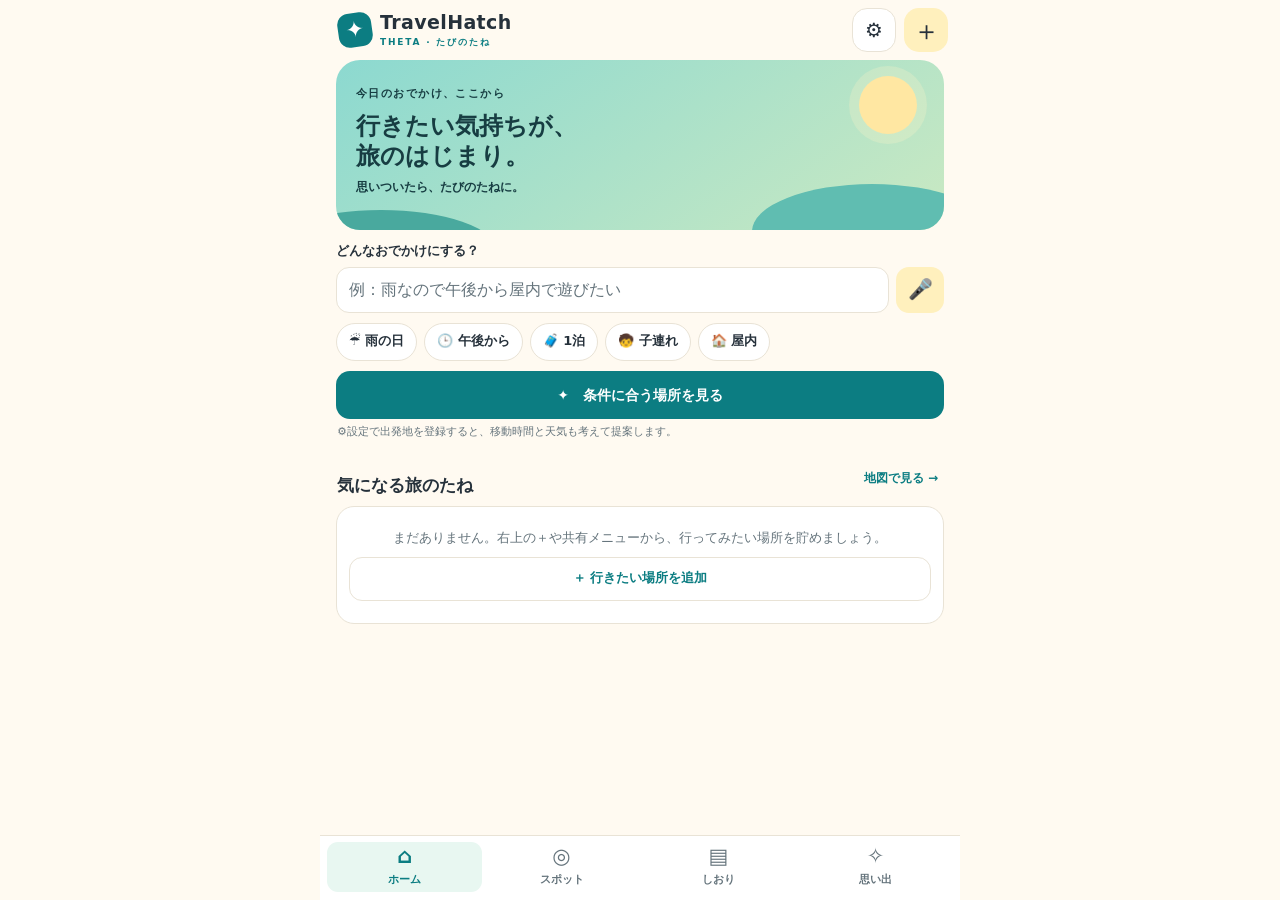
<file: source/app/src/main/assets/www/index.html>
<!doctype html>
<html lang="ja">
<head>
<meta charset="utf-8">
<meta name="viewport" content="width=device-width,initial-scale=1,viewport-fit=cover">
<meta name="color-scheme" content="light dark">
<title>TravelHatch</title>
<link rel="stylesheet" href="vendor/leaflet/leaflet.css">
<link rel="stylesheet" href="vendor/markercluster/MarkerCluster.css">
<link rel="stylesheet" href="vendor/markercluster/MarkerCluster.Default.css">
<link rel="stylesheet" href="styles.css">
</head>
<body>
<div class="app">
  <header class="header">
    <div class="brand"><span class="logo" aria-hidden="true">✦</span><span>TravelHatch<small>THETA · たびのたね</small></span></div>
    <button class="icon-btn active" type="button" data-action="settings" aria-label="設定">⚙</button>
    <button class="add-btn active" type="button" data-action="add-menu" aria-label="追加">＋</button>
  </header>
  <main class="main" id="main" aria-live="polite"></main>
  <nav class="nav" aria-label="アプリの画面">
    <button type="button" data-screen="home"><span aria-hidden="true">⌂</span>ホーム</button>
    <button type="button" data-screen="spots"><span aria-hidden="true">◎</span>スポット</button>
    <button type="button" data-screen="plans"><span aria-hidden="true">▤</span>しおり</button>
    <button type="button" data-screen="history"><span aria-hidden="true">✧</span>思い出</button>
  </nav>
</div>
<div class="modal" id="modal" hidden>
  <div class="sheet" role="dialog" aria-modal="true" aria-labelledby="sheet-title">
    <div class="sheet-top"><h2 id="sheet-title"></h2><button class="close" type="button" data-action="close" aria-label="閉じる">×</button></div>
    <div class="sheet-body" id="sheet-body"></div>
    <div class="sheet-foot" id="sheet-foot"></div>
  </div>
</div>
<div class="toast" id="toast" role="status" hidden></div>
<script src="vendor/leaflet/leaflet.js"></script>
<script src="vendor/markercluster/leaflet.markercluster.js"></script>
<script src="js/core.js"></script>
<script src="js/native.js"></script>
<script src="js/app.js"></script>
</body>
</html>
</file>
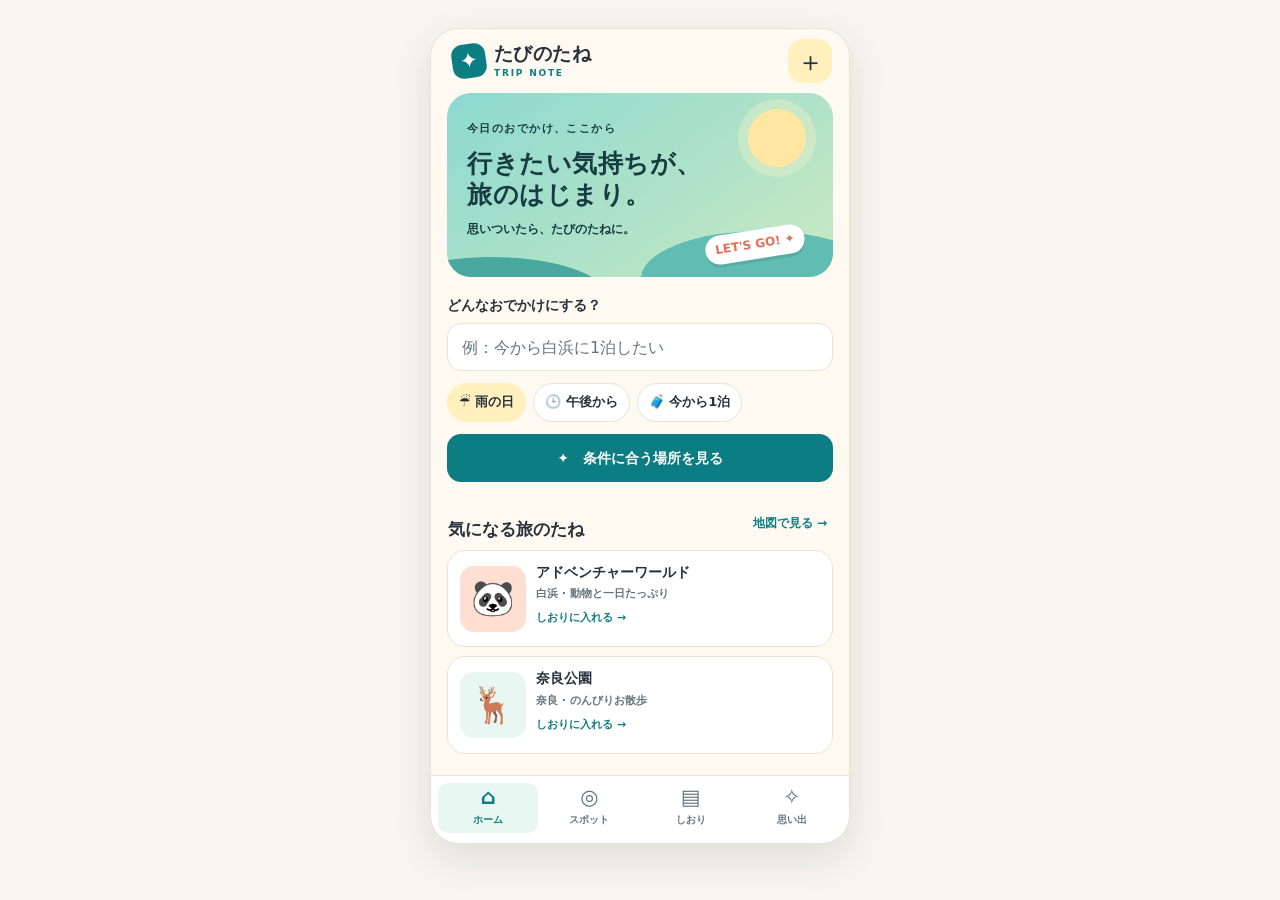
<file: docs/handoff/mockup/tabi-no-tane-portable.html>
<!doctype html>
<html lang="ja">
<head>
<meta charset="utf-8">
<meta name="viewport" content="width=device-width,initial-scale=1">
<title>たびのたね — 旅行アプリ モックアップ</title>
<style>body{margin:0;padding:16px 8px;background:#f7f5ee}@media(prefers-color-scheme:dark){body{background:#141a1c}}</style>
</head>
<body>
<div id="travel-mockup" class="viz-dotted-background">
  <div class="tm-phone">
    <header class="tm-header">
      <div class="tm-brand"><span class="tm-logo" aria-hidden="true">✦</span><span>たびのたね<small>TRIP NOTE</small></span></div>
      <button class="tm-add cursor-interaction" type="button" data-action="add" aria-label="行きたい場所や思い出を追加">＋</button>
    </header>
    <main class="tm-main" aria-live="polite"></main>
    <nav class="tm-nav" aria-label="アプリの画面">
      <button class="cursor-interaction" type="button" data-screen="home"><span aria-hidden="true">⌂</span>ホーム</button>
      <button class="cursor-interaction" type="button" data-screen="wish"><span aria-hidden="true">◎</span>スポット</button>
      <button class="cursor-interaction" type="button" data-screen="plan"><span aria-hidden="true">▤</span>しおり</button>
      <button class="cursor-interaction" type="button" data-screen="history"><span aria-hidden="true">✧</span>思い出</button>
    </nav>
    <div class="tm-modal" hidden>
      <div class="tm-dialog" role="dialog" aria-modal="true" aria-labelledby="tm-modal-title">
        <div class="tm-dialog-top"><span class="tm-dialog-icon">✦</span><button class="tm-close cursor-interaction" type="button" data-action="close" aria-label="閉じる">×</button></div>
        <h2 id="tm-modal-title">行きたい！を追加</h2>
        <p>場所の名前や気になった記事のURLを入れてね。</p>
        <label for="tm-place">場所・メモ</label>
        <input id="tm-place" type="text" placeholder="例：白浜でパンダを見たい" autocomplete="off"><label for="tm-region" style="margin-top:13px">地図に置く地域</label><select id="tm-region"><option value="大阪">大阪</option><option value="和歌山">和歌山</option><option value="奈良">奈良</option><option value="神戸">神戸</option></select>
        <p class="tm-modal-error" role="alert" hidden>場所を入力してください。</p>
        <button class="tm-primary cursor-interaction" type="button" data-action="save-place">行きたいリストに入れる　→</button>
      </div>
    </div>
  </div>
</div>
<style>
#travel-mockup{display:flex;justify-content:center;padding:12px 2px 24px;color-scheme:light dark}
#travel-mockup *{box-sizing:border-box}
#travel-mockup .tm-phone{--tm-bg:light-dark(#fffaf1,#1c2327);--tm-paper:light-dark(#ffffff,#29333a);--tm-text:light-dark(#26313b,#f6f0e6);--tm-soft:light-dark(#65747c,#b9c5c9);--tm-line:light-dark(#e9e3d6,#465159);--tm-teal:light-dark(#0c7d82,#62c9c5);--tm-teal-ink:light-dark(#ffffff,#16282c);--tm-mint:light-dark(#e8f7f1,#244240);--tm-yellow:light-dark(#fff0bd,#58482d);--tm-coral:light-dark(#e16e57,#ffa38e);--tm-blue:light-dark(#d9eefa,#254456);--tm-shadow:light-dark(rgba(38,54,53,.12),rgba(0,0,0,.28));position:relative;width:min(100%,420px);min-width:0;background:var(--tm-bg);color:var(--tm-text);border:1px solid var(--tm-line);border-radius:29px;overflow:hidden;box-shadow:0 14px 38px var(--tm-shadow);font-family:system-ui,-apple-system,"Noto Sans JP",sans-serif;line-height:1.45}
#travel-mockup button,#travel-mockup input,#travel-mockup textarea{font:inherit}
#travel-mockup button{border:0;cursor:pointer}
#travel-mockup button:focus-visible,#travel-mockup input:focus-visible,#travel-mockup textarea:focus-visible{outline:3px solid var(--tm-coral);outline-offset:2px}
#travel-mockup .tm-header{height:64px;padding:10px 17px 10px 21px;display:flex;align-items:center;justify-content:space-between;background:var(--tm-bg)}
#travel-mockup .tm-brand{display:flex;gap:8px;align-items:center;font-size:19px;font-weight:800;letter-spacing:.02em;line-height:1.05}
#travel-mockup .tm-brand small{display:block;font-size:9px;font-weight:800;letter-spacing:.2em;color:var(--tm-teal);margin-top:5px}
#travel-mockup .tm-logo{width:34px;height:34px;border-radius:11px;background:var(--tm-teal);color:var(--tm-teal-ink);display:grid;place-items:center;font-size:22px;transform:rotate(-8deg)}
#travel-mockup .tm-add{width:44px;height:44px;border-radius:15px;background:var(--tm-yellow);color:var(--tm-text);font-size:27px;line-height:1}
#travel-mockup .tm-main{min-height:470px;padding:0 16px 21px}
#travel-mockup .tm-main h1,#travel-mockup .tm-main h2,#travel-mockup .tm-main h3,#travel-mockup .tm-dialog h2{margin:0;line-height:1.25}
#travel-mockup .tm-eyebrow{font-size:11px;letter-spacing:.13em;color:var(--tm-teal);font-weight:800}
#travel-mockup .tm-hero{position:relative;min-height:184px;border-radius:24px;overflow:hidden;background:linear-gradient(145deg,light-dark(#8cd9d0,#216d70),light-dark(#cae9c2,#41716c));padding:22px 20px;color:light-dark(#173d42,#f5fff9)}
#travel-mockup .tm-hero h1{position:relative;z-index:2;font-size:25px;font-weight:850;letter-spacing:.02em;margin-top:10px}
#travel-mockup .tm-hero p{position:relative;z-index:2;margin:10px 0 0;font-size:12px;font-weight:700}
#travel-mockup .tm-hero .tm-sun{position:absolute;right:27px;top:16px;width:58px;height:58px;border-radius:50%;background:light-dark(#ffe7a2,#e8b768);box-shadow:0 0 0 10px light-dark(rgba(255,243,200,.32),rgba(255,224,144,.13))}
#travel-mockup .tm-hero .tm-hill-a,#travel-mockup .tm-hero .tm-hill-b{position:absolute;border-radius:50%}
#travel-mockup .tm-hero .tm-hill-a{width:240px;height:95px;right:-48px;bottom:-49px;background:light-dark(#60bdb1,#235d5c)}
#travel-mockup .tm-hero .tm-hill-b{width:230px;height:80px;left:-70px;bottom:-60px;background:light-dark(#49a99e,#205351)}
#travel-mockup .tm-hero .tm-stamp{position:absolute;right:28px;bottom:18px;z-index:3;background:var(--tm-paper);color:var(--tm-coral);border-radius:999px;padding:6px 10px;font-size:12px;font-weight:800;transform:rotate(-9deg);box-shadow:0 3px 0 var(--tm-shadow)}
#travel-mockup .tm-query{padding:18px 0 2px}
#travel-mockup .tm-query label,#travel-mockup .tm-dialog label{display:block;font-size:14px;font-weight:800;margin-bottom:8px}
#travel-mockup .tm-query input,#travel-mockup .tm-dialog input,#travel-mockup .tm-history-search{width:100%;height:48px;border:1px solid var(--tm-line);border-radius:14px;padding:0 14px;background:var(--tm-paper);color:var(--tm-text);font-size:16px}
#travel-mockup input::placeholder{color:var(--tm-soft);opacity:1}
#travel-mockup .tm-chips{display:flex;flex-wrap:wrap;gap:7px;margin:12px 0}
#travel-mockup .tm-chip{min-height:39px;padding:7px 11px;border-radius:999px;background:var(--tm-paper);border:1px solid var(--tm-line);color:var(--tm-text);font-size:13px;font-weight:700}
#travel-mockup .tm-chip[aria-pressed="true"]{background:var(--tm-yellow);border-color:var(--tm-yellow)}
#travel-mockup .tm-primary{width:100%;min-height:48px;border-radius:14px;background:var(--tm-teal);color:var(--tm-teal-ink);font-size:14px;font-weight:800;padding:10px 14px}
#travel-mockup .tm-primary:active,#travel-mockup .tm-add:active,#travel-mockup .tm-chip:active{transform:translateY(1px)}
#travel-mockup .tm-section-head{display:flex;justify-content:space-between;align-items:end;gap:10px;margin:22px 1px 10px}
#travel-mockup .tm-section-head h2{font-size:17px;font-weight:800}
#travel-mockup .tm-text-link{background:transparent;color:var(--tm-teal);font-size:12px;font-weight:800;min-height:34px;padding:5px}
#travel-mockup .tm-list{display:grid;gap:9px}
#travel-mockup .tm-place-card,#travel-mockup .tm-suggest-card,#travel-mockup .tm-plan-card,#travel-mockup .tm-log-card{background:var(--tm-paper);border:1px solid var(--tm-line);border-radius:18px;padding:12px}
#travel-mockup .tm-place-card{display:grid;grid-template-columns:66px minmax(0,1fr);gap:10px;align-items:center}
#travel-mockup .tm-art{height:66px;width:66px;display:grid;place-items:center;border-radius:14px;font-size:35px;background:var(--tm-blue)}
#travel-mockup .tm-art.peach{background:light-dark(#ffdfd1,#604139)}
#travel-mockup .tm-art.mint{background:var(--tm-mint)}
#travel-mockup .tm-art.yellow{background:var(--tm-yellow)}
#travel-mockup .tm-card-title{font-size:14px;font-weight:800;line-height:1.3;overflow-wrap:anywhere}
#travel-mockup .tm-card-meta{font-size:11px;color:var(--tm-soft);font-weight:700;margin-top:5px}
#travel-mockup .tm-card-action{display:inline-block;background:transparent;color:var(--tm-teal);font-size:11px;font-weight:800;min-height:32px;padding:3px 0;text-align:left}
#travel-mockup .tm-suggest-card{margin-top:14px;padding:15px;background:var(--tm-yellow);border-color:transparent}
#travel-mockup .tm-suggest-card .tm-result-icon{font-size:32px;float:right;margin-left:10px}
#travel-mockup .tm-suggest-card h2{font-size:20px;margin:6px 0}
#travel-mockup .tm-suggest-card p{font-size:13px;line-height:1.55;margin:5px 0 12px}
#travel-mockup .tm-suggest-card .tm-primary{background:var(--tm-paper);color:var(--tm-text);min-height:42px}
#travel-mockup .tm-page-top{padding:10px 3px 6px}
#travel-mockup .tm-page-top h1{font-size:23px;margin:4px 0 5px}
#travel-mockup .tm-page-top p{color:var(--tm-soft);margin:0;font-size:12px}
#travel-mockup .tm-count{font-size:11px;font-weight:800;color:var(--tm-teal);margin:12px 2px 8px}
#travel-mockup .tm-wish-card{margin-bottom:10px}
#travel-mockup .tm-wish-card .tm-place-card{margin:0}
#travel-mockup .tm-plan-cover{border-radius:22px;padding:18px;background:linear-gradient(135deg,light-dark(#cee9ed,#2c5b61),light-dark(#fce8c0,#775e3b));position:relative;overflow:hidden;min-height:132px}
#travel-mockup .tm-plan-cover .tm-panda{position:absolute;right:10px;bottom:-10px;font-size:84px;transform:rotate(8deg)}
#travel-mockup .tm-plan-cover h2{font-size:21px;max-width:72%;position:relative;z-index:1;margin:8px 0}
#travel-mockup .tm-plan-cover p{position:relative;z-index:1;margin:0;font-size:12px;font-weight:750}
#travel-mockup .tm-day-tabs,#travel-mockup .tm-view-tabs{display:flex;gap:7px;margin:14px 0}
#travel-mockup .tm-day-tabs button,#travel-mockup .tm-view-tabs button{min-height:40px;border-radius:11px;padding:7px 15px;background:var(--tm-paper);color:var(--tm-text);font-size:13px;font-weight:800;border:1px solid var(--tm-line)}
#travel-mockup .tm-day-tabs button[aria-pressed="true"],#travel-mockup .tm-view-tabs button[aria-pressed="true"]{background:var(--tm-teal);color:var(--tm-teal-ink);border-color:var(--tm-teal)}
#travel-mockup .tm-timeline{padding:4px 0 5px 9px}
#travel-mockup .tm-stop{position:relative;padding:2px 3px 18px 24px;border-left:2px dashed var(--tm-line);margin-left:8px;min-height:64px}
#travel-mockup .tm-stop:last-child{border-left-color:transparent;padding-bottom:0}
#travel-mockup .tm-stop::before{content:'';position:absolute;left:-7px;top:7px;width:12px;height:12px;border-radius:50%;background:var(--tm-coral);border:2px solid var(--tm-paper)}
#travel-mockup .tm-stop strong{font-size:13px}
#travel-mockup .tm-stop p{font-size:12px;color:var(--tm-soft);margin:3px 0 0}
#travel-mockup .tm-note{border-radius:14px;background:var(--tm-mint);padding:11px 13px;font-size:12px;line-height:1.5;margin:4px 0 13px}
#travel-mockup .tm-outline{width:100%;min-height:44px;border-radius:13px;background:var(--tm-paper);border:1px solid var(--tm-line)!important;color:var(--tm-teal);font-weight:800;font-size:13px;margin-top:9px}
#travel-mockup .tm-history-search{margin:11px 0 3px}
#travel-mockup .tm-log-card{display:flex;align-items:center;gap:11px;margin:9px 0}
#travel-mockup .tm-log-icon{width:42px;height:42px;flex:none;display:grid;place-items:center;background:var(--tm-yellow);border-radius:13px;font-size:24px}
#travel-mockup .tm-log-card strong{font-size:14px;display:block}
#travel-mockup .tm-log-card span{font-size:11px;color:var(--tm-soft)}
#travel-mockup .tm-table{width:100%;border-collapse:collapse;font-size:12px;background:var(--tm-paper);border-radius:13px;overflow:hidden}
#travel-mockup .tm-table th,#travel-mockup .tm-table td{text-align:left;padding:11px 8px;border-bottom:1px solid var(--tm-line);overflow-wrap:anywhere}
#travel-mockup .tm-table th{font-size:11px;color:var(--tm-soft)}
#travel-mockup .tm-table tr:last-child td{border-bottom:0}
#travel-mockup .tm-map{height:300px;border-radius:18px;background:linear-gradient(150deg,light-dark(#e9f5e7,#30483f),light-dark(#e5f4ed,#35524d));position:relative;overflow:hidden;border:1px solid var(--tm-line)}
#travel-mockup .tm-map::before,#travel-mockup .tm-map::after{content:'';position:absolute;border-radius:48%;transform:rotate(-24deg)}
#travel-mockup .tm-map::before{width:430px;height:64px;left:-18px;top:98px;background:light-dark(#cbeaf0,#376a73);box-shadow:0 0 0 10px light-dark(#dcefdc,#375449)}
#travel-mockup .tm-map::after{width:330px;height:10px;left:16px;top:185px;background:light-dark(#fff8e9,#b3ab87);box-shadow:0 -70px 0 1px light-dark(#fff8e9,#b3ab87),0 60px 0 1px light-dark(#fff8e9,#b3ab87);transform:rotate(32deg)}
#travel-mockup .tm-map-label{position:absolute;font-size:11px;font-weight:850;color:light-dark(#376063,#bed8ce);z-index:1}
#travel-mockup .tm-map-label.osaka{left:37%;top:29%}
#travel-mockup .tm-map-label.kobe{left:14%;top:49%}
#travel-mockup .tm-map-label.shirahama{left:59%;top:77%}
#travel-mockup .tm-pin{position:absolute;z-index:3;width:38px;height:38px;border-radius:15px 15px 15px 3px;transform:rotate(-45deg);background:var(--tm-coral);color:light-dark(#fff,#2b2424);display:grid;place-items:center;box-shadow:0 3px 7px var(--tm-shadow);border:2px solid var(--tm-paper)!important}
#travel-mockup .tm-pin span{transform:rotate(45deg);font-size:17px}
#travel-mockup .tm-pin.one{top:37%;left:48%}
#travel-mockup .tm-pin.two{top:58%;left:19%}
#travel-mockup .tm-pin.three{top:72%;left:66%}
#travel-mockup .tm-map-note{font-size:11px;color:var(--tm-soft);margin:9px 1px}
#travel-mockup .tm-empty{padding:24px 12px;text-align:center;color:var(--tm-soft);font-size:13px}
#travel-mockup .tm-nav{display:grid;grid-template-columns:repeat(4,minmax(0,1fr));gap:1px;padding:7px 7px 10px;border-top:1px solid var(--tm-line);background:var(--tm-paper)}
#travel-mockup .tm-nav button{display:grid;gap:2px;place-items:center;min-width:0;min-height:50px;border-radius:11px;background:transparent;color:var(--tm-soft);font-size:10px;font-weight:800;padding:3px 0}
#travel-mockup .tm-nav button span{font-size:21px;line-height:1}
#travel-mockup .tm-nav button[aria-current="page"]{background:var(--tm-mint);color:var(--tm-teal)}
#travel-mockup .tm-modal[hidden],#travel-mockup .tm-modal-error[hidden]{display:none!important}
#travel-mockup .tm-modal{position:absolute;inset:0;z-index:20;background:light-dark(rgba(29,44,43,.52),rgba(0,0,0,.65));padding:90px 15px 20px;display:flex;align-items:flex-start;justify-content:center}
#travel-mockup .tm-dialog{background:var(--tm-paper);border-radius:22px;padding:20px;width:100%;box-shadow:0 15px 38px var(--tm-shadow)}
#travel-mockup .tm-dialog-top{display:flex;justify-content:space-between;align-items:center;margin-bottom:9px}
#travel-mockup .tm-dialog-icon{background:var(--tm-yellow);border-radius:11px;display:grid;place-items:center;width:38px;height:38px;color:var(--tm-coral);font-size:22px}
#travel-mockup .tm-close{background:transparent;color:var(--tm-soft);font-size:27px;min-height:42px;min-width:42px}
#travel-mockup .tm-dialog h2{font-size:20px}
#travel-mockup .tm-dialog p{font-size:12px;color:var(--tm-soft);margin:8px 0 18px}
#travel-mockup .tm-dialog .tm-primary{margin-top:14px}
#travel-mockup .tm-dialog .tm-modal-error{color:var(--tm-coral);margin:5px 0 0}
#travel-mockup .tm-toast{margin-top:10px;padding:9px 11px;border-radius:10px;background:var(--tm-mint);font-size:12px;color:var(--tm-text);font-weight:700}
@media(max-width:360px){#travel-mockup{padding-inline:0}#travel-mockup .tm-phone{border-radius:20px}#travel-mockup .tm-main{padding-inline:12px}#travel-mockup .tm-hero h1{font-size:22px}}
@media(prefers-reduced-motion:no-preference){#travel-mockup button{transition:transform .12s ease,background-color .15s ease}}

#travel-mockup .tm-dialog select,#travel-mockup .tm-route-form input,#travel-mockup .tm-route-card input,#travel-mockup .tm-pack-add input{width:100%;min-height:46px;border:1px solid var(--tm-line);border-radius:12px;background:var(--tm-paper);color:var(--tm-text);font-size:16px;padding:9px 12px}
#travel-mockup .tm-spot-filters{margin:7px 0 12px}
#travel-mockup .tm-spot-filters .tm-chip{min-height:38px;font-size:12px}
#travel-mockup .tm-legend{display:flex;gap:12px;flex-wrap:wrap;margin:8px 2px 10px;font-size:11px;font-weight:750;color:var(--tm-soft)}
#travel-mockup .tm-legend span{display:inline-flex;align-items:center;gap:5px}
#travel-mockup .tm-dot{width:10px;height:10px;display:inline-block;border-radius:50%;background:var(--tm-coral)}
#travel-mockup .tm-dot.visited{background:var(--tm-teal)}
#travel-mockup .tm-dot.both{background:light-dark(#e4ac38,#e0bd75)}
#travel-mockup .tm-map-label.nara{left:76%;top:25%}
#travel-mockup .tm-map{height:330px}
#travel-mockup .tm-pin{margin-left:-18px;margin-top:-18px}
#travel-mockup .tm-pin.wish{background:var(--tm-coral)}
#travel-mockup .tm-pin.visited{background:var(--tm-teal)}
#travel-mockup .tm-pin.both{background:light-dark(#e4ac38,#e0bd75)}
#travel-mockup .tm-map-detail{margin-top:9px;background:var(--tm-paper);border:1px solid var(--tm-line);border-radius:14px;padding:10px 12px;display:grid;gap:3px}
#travel-mockup .tm-map-detail strong{font-size:13px}
#travel-mockup .tm-map-detail span,#travel-mockup .tm-spot-status{font-size:11px;color:var(--tm-soft)}
#travel-mockup .tm-spot-status{display:block;margin:4px 0 0 8px}
#travel-mockup .tm-plan-tabs{display:grid;grid-template-columns:repeat(3,minmax(0,1fr));gap:5px;margin:14px 0 8px}
#travel-mockup .tm-plan-tabs button{min-height:44px;border-radius:11px;padding:6px 4px;background:var(--tm-paper);color:var(--tm-text);border:1px solid var(--tm-line);font-size:12px;font-weight:800}
#travel-mockup .tm-plan-tabs button[aria-pressed="true"]{background:var(--tm-teal);color:var(--tm-teal-ink);border-color:var(--tm-teal)}
#travel-mockup .tm-route-card{background:var(--tm-paper);border:1px solid var(--tm-line);border-radius:17px;padding:15px;margin:12px 0}
#travel-mockup .tm-route-card strong{font-size:14px}
#travel-mockup .tm-route-card p{font-size:12px;color:var(--tm-soft);margin:9px 0}
#travel-mockup .tm-route-card label,#travel-mockup .tm-route-form label{font-size:12px;font-weight:800;display:block;margin:8px 0 5px}
#travel-mockup .tm-route-stops{display:grid;gap:8px;margin:12px 0;font-size:13px;font-weight:750}
#travel-mockup .tm-route-stops div{display:flex;gap:10px;align-items:center}
#travel-mockup .tm-route-stops b{width:16px;color:var(--tm-coral);text-align:center}
#travel-mockup .tm-route-edit{border:1px solid var(--tm-line);border-radius:14px;background:var(--tm-paper);padding:10px 13px}
#travel-mockup .tm-route-edit summary{font-size:13px;font-weight:800;color:var(--tm-teal);min-height:30px;padding-top:5px}
#travel-mockup .tm-route-form{padding:4px 0 5px}
#travel-mockup .tm-route-form .tm-primary{margin-top:14px}
#travel-mockup .tm-pack-count{font-size:12px;font-weight:800;color:var(--tm-teal)}
#travel-mockup .tm-pack-progress{height:8px;background:var(--tm-line);border-radius:999px;overflow:hidden;margin:11px 2px}
#travel-mockup .tm-pack-progress i{display:block;height:100%;background:var(--tm-teal);border-radius:999px}
#travel-mockup .tm-pack-list{display:grid;gap:8px;margin:14px 0}
#travel-mockup .tm-pack-row{min-height:48px;display:flex;gap:11px;align-items:center;padding:8px 12px;border:1px solid var(--tm-line);border-radius:13px;background:var(--tm-paper);font-size:13px;font-weight:750}
#travel-mockup .tm-pack-row input{width:19px;height:19px;accent-color:var(--tm-teal);flex:none}
#travel-mockup .tm-pack-row .done{text-decoration:line-through;color:var(--tm-soft)}
#travel-mockup .tm-pack-add{display:grid;grid-template-columns:minmax(0,1fr) 48px;gap:7px}
#travel-mockup .tm-pack-add button{border-radius:13px;background:var(--tm-yellow);color:var(--tm-text);font-size:26px}
</style>
<script>
(() => {
  const root=document.getElementById('travel-mockup');
  const main=root.querySelector('.tm-main');
  const modal=root.querySelector('.tm-modal');
  const state={screen:'home',condition:'rain',query:'',suggested:false,selected:'アドベンチャーワールド',day:1,planSection:'itinerary',transportMode:'transit',routeDir:'out',spotView:'map',spotFilter:'all',historyView:'list',historyQuery:'',toast:'',mapPick:'',places:[{name:'アドベンチャーワールド',icon:'🐼',tone:'peach',meta:'白浜 · 動物と一日たっぷり',region:'和歌山'},{name:'奈良公園',icon:'🦌',tone:'mint',meta:'奈良 · のんびりお散歩',region:'奈良'},{name:'海遊館',icon:'🐠',tone:'yellow',meta:'大阪 · 雨の日の候補',region:'大阪'}],visits:[{date:'2026.08',name:'海遊館',weather:'☔ 雨',icon:'🐠'},{date:'2026.05',name:'神戸どうぶつ王国',weather:'☀ 晴れ',icon:'🦜'},{date:'2025.12',name:'白浜',weather:'☁ くもり',icon:'🌊'}],routes:{out:{from:'大阪駅',via:'天王寺駅',to:'白浜駅',time:'14:00',memo:'路線・便・切符のメモ'},back:{from:'白浜駅',via:'天王寺駅',to:'大阪駅',time:'15:00',memo:'帰りの便を登録'}},carNote:'駐車場・休憩場所をメモ',pack:[{name:'チケット・予約確認',done:true},{name:'子どもの着替え',done:false},{name:'レインコート',done:false},{name:'おやつ・飲み物',done:true},{name:'充電器',done:false},{name:'保険証',done:false}]};
  const esc=(s)=>String(s).replace(/[&<>"']/g,c=>({'&':'&amp;','<':'&lt;','>':'&gt;','"':'&quot;',"'":'&#39;'}[c]));
  const button=(label,action,cls='tm-primary')=>`<button class="${cls} cursor-interaction" type="button" data-action="${action}">${label}</button>`;
  function placeCard(p,action='plan-place'){return `<div class="tm-place-card"><div class="tm-art ${p.tone}" aria-hidden="true">${p.icon}</div><div><div class="tm-card-title">${esc(p.name)}</div><div class="tm-card-meta">${esc(p.meta)}</div><button type="button" class="tm-card-action cursor-interaction" data-action="${action}" data-place="${esc(p.name)}">しおりに入れる →</button></div></div>`}
  function home(){const candidate=state.condition==='rain'?{name:'海遊館',icon:'🐠',reason:'雨の条件なら屋内の候補。以前の訪問記録も見ながら選べます。'}:state.condition==='overnight'?{name:'アドベンチャーワールド',icon:'🐼',reason:'1泊の行き先として保存済み。休憩を含む行程の下書きを作れます。'}:{name:'奈良公園',icon:'🦌',reason:'午後からのおでかけ候補。出発時刻に合わせて短めの行程を考えます。'};
    return `<div class="tm-hero"><span class="tm-eyebrow" style="color:inherit">今日のおでかけ、ここから</span><h1>行きたい気持ちが、<br>旅のはじまり。</h1><p>思いついたら、たびのたねに。</p><i class="tm-sun" aria-hidden="true"></i><i class="tm-hill-a" aria-hidden="true"></i><i class="tm-hill-b" aria-hidden="true"></i><span class="tm-stamp">LET'S GO! ✦</span></div><div class="tm-query"><label for="tm-query">どんなおでかけにする？</label><input id="tm-query" value="${esc(state.query)}" placeholder="例：今から白浜に1泊したい"><div class="tm-chips" aria-label="今日の条件"><button class="tm-chip cursor-interaction" type="button" data-condition="rain" aria-pressed="${state.condition==='rain'}">☔ 雨の日</button><button class="tm-chip cursor-interaction" type="button" data-condition="afternoon" aria-pressed="${state.condition==='afternoon'}">🕒 午後から</button><button class="tm-chip cursor-interaction" type="button" data-condition="overnight" aria-pressed="${state.condition==='overnight'}">🧳 今から1泊</button></div>${button('✦　条件に合う場所を見る','suggest')}</div>${state.suggested?`<div class="tm-suggest-card"><span class="tm-result-icon" aria-hidden="true">${candidate.icon}</span><span class="tm-eyebrow">サンプル提案</span><h2>${candidate.name}</h2><p>${candidate.reason}</p><button type="button" class="tm-primary cursor-interaction" data-action="suggest-plan" data-place="${candidate.name}">この場所でしおりを作る →</button></div>`:''}<div class="tm-section-head"><h2>気になる旅のたね</h2><button class="tm-text-link cursor-interaction" type="button" data-screen="wish">地図で見る →</button></div><div class="tm-list">${state.places.slice(0,2).map(p=>placeCard(p)).join('')}</div>`}
  function allSpots(){
    const byName=new Map();
    state.places.forEach(p=>byName.set(p.name,{...p,wish:true,visits:0}));
    state.visits.forEach(v=>{const p=byName.get(v.name)||{name:v.name,icon:v.icon,tone:'mint',meta:'訪問した場所',region:v.name.includes('神戸')?'神戸':v.name.includes('白浜')?'和歌山':'大阪',wish:false,visits:0};p.visits++;byName.set(v.name,p)});
    return [...byName.values()];
  }
  function status(p){return p.wish&&p.visits?'行きたい・行った':p.wish?'行きたい':'行った'}
  function position(p,i){const named={'アドベンチャーワールド':[67,70],'奈良公園':[76,34],'海遊館':[46,37],'神戸どうぶつ王国':[21,47],'白浜':[56,81]};if(named[p.name])return named[p.name];const regions={'大阪':[29,61],'和歌山':[31,72],'奈良':[78,55],'神戸':[17,71]};const base=regions[p.region]||[48,55];return [Math.min(82,base[0]+(i%3)*8),Math.min(82,base[1]+(i%3)*9)]}
  function mapPanel(items){return `<div class="tm-legend"><span><i class="tm-dot wish"></i>行きたい</span><span><i class="tm-dot visited"></i>行った</span><span><i class="tm-dot both"></i>両方</span></div><div class="tm-map" role="group" aria-label="スポットの配置イメージ"><span class="tm-map-label osaka">大阪</span><span class="tm-map-label kobe">神戸</span><span class="tm-map-label nara">奈良</span><span class="tm-map-label shirahama">白浜</span>${items.map((p,i)=>{const [x,y]=position(p,i);const kind=p.wish&&p.visits?'both':p.wish?'wish':'visited';return `<button class="tm-pin cursor-interaction ${kind}" style="left:${x}%;top:${y}%" type="button" data-map-pick="${esc(p.name)}" aria-label="${esc(p.name)}、${status(p)}"><span>${p.icon}</span></button>`}).join('')}</div>${state.mapPick?(()=>{const p=allSpots().find(x=>x.name===state.mapPick);return p?`<div class="tm-map-detail"><strong>${p.icon}　${esc(p.name)}</strong><span>${status(p)}</span><button type="button" class="tm-card-action cursor-interaction" data-action="plan-place" data-place="${esc(p.name)}">この場所でしおりを作る →</button></div>`:''})():''}<p class="tm-map-note">ピンの位置は画面案の例です。実際のアプリでは場所を確認して地図に表示します。</p>`}
  function wish(){const spots=allSpots();const filtered=spots.filter(p=>state.spotFilter==='all'||state.spotFilter==='wish'&&p.wish||state.spotFilter==='visited'&&p.visits);return `<div class="tm-page-top"><span class="tm-eyebrow">SPOT MAP ◎</span><h1>旅のスポット</h1><p>行きたい場所も、行った場所も、一枚に。</p></div><div class="tm-view-tabs" aria-label="スポットの表示"><button class="cursor-interaction" type="button" data-spot-view="map" aria-pressed="${state.spotView==='map'}">地図</button><button class="cursor-interaction" type="button" data-spot-view="list" aria-pressed="${state.spotView==='list'}">一覧</button></div><div class="tm-chips tm-spot-filters" aria-label="スポットの状態"><button class="tm-chip cursor-interaction" type="button" data-spot-filter="all" aria-pressed="${state.spotFilter==='all'}">すべて ${spots.length}</button><button class="tm-chip cursor-interaction" type="button" data-spot-filter="wish" aria-pressed="${state.spotFilter==='wish'}">♡ 行きたい</button><button class="tm-chip cursor-interaction" type="button" data-spot-filter="visited" aria-pressed="${state.spotFilter==='visited'}">✓ 行った</button></div>${state.spotView==='map'?mapPanel(filtered):`<div class="tm-list">${filtered.map(p=>`<div class="tm-wish-card">${placeCard(p)}<span class="tm-spot-status">${status(p)}</span></div>`).join('')}</div>`}<div style="margin-top:13px">${button('＋　スポットを追加','add','tm-outline')}</div>`}
  function itinerary(){const n=esc(state.selected);const day1=[['14:00','出発','おやつや休憩の時間も確保'],['16:30','到着・チェックイン','宿泊先はこれから選択'],['18:00','夕食','近くでゆったり']];const day2=[['09:30',n,'営業時間・チケットは要確認'],['12:30','昼食とひと休み','子どものペースで'],['15:00','帰路へ','混雑や天候に合わせて調整']];const entries=state.day===1?day1:day2;return `<div class="tm-day-tabs" aria-label="旅の日程"><button class="cursor-interaction" type="button" data-day="1" aria-pressed="${state.day===1}">1日目</button><button class="cursor-interaction" type="button" data-day="2" aria-pressed="${state.day===2}">2日目</button></div><div class="tm-timeline">${entries.map(e=>`<div class="tm-stop"><strong>${e[0]}　${e[1]}</strong><p>${e[2]}</p></div>`).join('')}</div><div class="tm-note">☔ 雨なら屋内の候補へ変更。営業・空室・移動時間は実際の計画時に確認します。</div>${button('✓　しおりを保存','save-plan')}${button('行った思い出として記録','record','tm-outline')}`}
  function travel(){const r=state.routes[state.routeDir];return `<div class="tm-section-head"><h2>どうやって行く？</h2></div><div class="tm-day-tabs" aria-label="移動手段"><button class="cursor-interaction" type="button" data-transport="transit" aria-pressed="${state.transportMode==='transit'}">🚃 電車・バス</button><button class="cursor-interaction" type="button" data-transport="car" aria-pressed="${state.transportMode==='car'}">🚗 車</button></div>${state.transportMode==='car'?`<div class="tm-route-card"><strong>車での移動メモ</strong><p>駐車場や立ち寄り場所を書いておけます。</p><label for="tm-car-note">メモ</label><input id="tm-car-note" value="${esc(state.carNote)}">${button('移動メモを保存','save-car','tm-outline')}</div>`:`<div class="tm-day-tabs" aria-label="往復の切替"><button class="cursor-interaction" type="button" data-route-dir="out" aria-pressed="${state.routeDir==='out'}">往路</button><button class="cursor-interaction" type="button" data-route-dir="back" aria-pressed="${state.routeDir==='back'}">復路</button></div><div class="tm-route-card"><span class="tm-eyebrow">登録した乗換メモ</span><div class="tm-route-stops"><div><b>●</b><span>${esc(r.time)}　${esc(r.from)}</span></div><div><b>↳</b><span>${esc(r.via)}で乗換</span></div><div><b>●</b><span>${esc(r.to)} に到着</span></div></div><p>🎫 ${esc(r.memo)}</p></div><details class="tm-route-edit"><summary class="cursor-interaction">✎　乗換情報を編集する</summary><div class="tm-route-form"><label for="tm-from">出発駅・停留所</label><input id="tm-from" value="${esc(r.from)}"><label for="tm-via">乗換駅・停留所</label><input id="tm-via" value="${esc(r.via)}"><label for="tm-to">到着駅・停留所</label><input id="tm-to" value="${esc(r.to)}"><label for="tm-time">出発時刻</label><input id="tm-time" type="time" value="${esc(r.time)}"><label for="tm-route-memo">路線・便・切符のメモ</label><input id="tm-route-memo" value="${esc(r.memo)}">${button('乗換情報を保存','save-route')}</div></details><p class="tm-map-note">時刻と路線は入力例です。実際の乗換案内とは連動していません。</p>`}`}
  function packing(){const done=state.pack.filter(p=>p.done).length;return `<div class="tm-section-head"><h2>旅の持ち物</h2><span class="tm-pack-count">${done} / ${state.pack.length} 準備OK</span></div><div class="tm-pack-progress" role="progressbar" aria-label="持ち物の準備" aria-valuemin="0" aria-valuemax="${state.pack.length}" aria-valuenow="${done}"><i style="width:${state.pack.length?done/state.pack.length*100:0}%"></i></div><div class="tm-pack-list">${state.pack.map((p,i)=>`<label class="tm-pack-row"><input type="checkbox" data-pack-index="${i}" ${p.done?'checked':''}><span class="${p.done?'done':''}">${esc(p.name)}</span></label>`).join('')}</div><div class="tm-pack-add"><input id="tm-new-pack" aria-label="新しい持ち物" placeholder="持ち物を追加"><button class="cursor-interaction" type="button" data-action="pack-add" aria-label="持ち物を追加">＋</button></div><button class="tm-text-link cursor-interaction" type="button" data-action="pack-suggest">✦　雨の日の持ち物例を追加</button>`}
  function plan(){const n=esc(state.selected);return `<div class="tm-page-top"><span class="tm-eyebrow">MY TRIP ▤</span><h1>旅のしおり</h1><p>行程も移動も持ち物も、ひとまとめに。</p></div><div class="tm-plan-cover"><span class="tm-eyebrow">サンプルの行程</span><h2>${n}へ<br>わくわく1泊旅</h2><p>大阪発 · 家族のおでかけ</p><span class="tm-panda" aria-hidden="true">🧳</span></div><div class="tm-plan-tabs" aria-label="しおりの内容"><button class="cursor-interaction" type="button" data-plan-section="itinerary" aria-pressed="${state.planSection==='itinerary'}">行程</button><button class="cursor-interaction" type="button" data-plan-section="travel" aria-pressed="${state.planSection==='travel'}">移動・乗換</button><button class="cursor-interaction" type="button" data-plan-section="packing" aria-pressed="${state.planSection==='packing'}">持ち物</button></div>${state.planSection==='itinerary'?itinerary():state.planSection==='travel'?travel():packing()}${state.toast?`<div class="tm-toast" role="status">${esc(state.toast)}</div>`:''}`}
  function history(){const q=state.historyQuery.trim().toLowerCase();const visits=state.visits.filter(v=>(v.name+v.weather+v.date).toLowerCase().includes(q));const view=state.historyView;return `<div class="tm-page-top"><span class="tm-eyebrow">MEMORIES ✧</span><h1>行ったところ</h1><p>おでかけの記録を、あとから探せる。</p></div><input class="tm-history-search" id="tm-history-query" aria-label="訪問履歴を検索" value="${esc(state.historyQuery)}" placeholder="場所・雨の日・年月で検索"><div class="tm-view-tabs" aria-label="履歴の表示方法"><button class="cursor-interaction" type="button" data-view="list" aria-pressed="${view==='list'}">一覧</button><button class="cursor-interaction" type="button" data-view="table" aria-pressed="${view==='table'}">表</button><button class="cursor-interaction" type="button" data-view="map" aria-pressed="${view==='map'}">地図</button></div>${!visits.length?'<div class="tm-empty">見つかりませんでした。別の言葉で探してみてね。</div>':view==='list'?visits.map(v=>`<div class="tm-log-card"><div class="tm-log-icon" aria-hidden="true">${v.icon}</div><div><strong>${esc(v.name)}</strong><span>${esc(v.date)} · ${esc(v.weather)}</span></div></div>`).join(''):view==='table'?`<table class="tm-table"><thead><tr><th>いつ</th><th>どこへ</th><th>天気</th></tr></thead><tbody>${visits.map(v=>`<tr><td>${esc(v.date)}</td><td>${esc(v.name)}</td><td>${esc(v.weather)}</td></tr>`).join('')}</tbody></table>`:mapPanel(allSpots().filter(p=>visits.some(v=>v.name===p.name)))}`}
  function render(){main.innerHTML=state.screen==='home'?home():state.screen==='wish'?wish():state.screen==='plan'?plan():history();root.querySelectorAll('.tm-nav [data-screen]').forEach(b=>{if(b.dataset.screen===state.screen)b.setAttribute('aria-current','page');else b.removeAttribute('aria-current')})}
  root.addEventListener('click',e=>{const b=e.target.closest('button');if(!b||!root.contains(b))return;if(b.dataset.screen){state.screen=b.dataset.screen;state.toast='';state.mapPick='';render();return}if(b.dataset.condition){state.condition=b.dataset.condition;state.suggested=false;render();return}if(b.dataset.day){state.day=Number(b.dataset.day);render();return}if(b.dataset.view){state.historyView=b.dataset.view;state.mapPick='';render();return}if(b.dataset.spotView){state.spotView=b.dataset.spotView;state.mapPick='';render();return}if(b.dataset.spotFilter){state.spotFilter=b.dataset.spotFilter;state.mapPick='';render();return}if(b.dataset.planSection){state.planSection=b.dataset.planSection;state.toast='';render();return}if(b.dataset.transport){state.transportMode=b.dataset.transport;render();return}if(b.dataset.routeDir){state.routeDir=b.dataset.routeDir;render();return}if(b.dataset.mapPick){state.mapPick=b.dataset.mapPick;render();return}const a=b.dataset.action;if(a==='add'){modal.hidden=false;root.querySelector('#tm-place').value='';root.querySelector('.tm-modal-error').hidden=true;root.querySelector('#tm-place').focus()}else if(a==='close'){modal.hidden=true}else if(a==='save-place'){const field=root.querySelector('#tm-place');const name=field.value.trim();if(!name){root.querySelector('.tm-modal-error').hidden=false;field.focus();return}const region=root.querySelector('#tm-region').value;state.places.unshift({name,icon:'🌈',tone:'yellow',meta:region+' · 新しく追加した旅のたね',region});modal.hidden=true;state.screen='wish';state.spotView='map';state.spotFilter='all';render()}else if(a==='suggest'){const q=state.query.toLowerCase();if(q.includes('白浜')||q.includes('1泊'))state.condition='overnight';state.suggested=true;render()}else if(a==='suggest-plan'||a==='plan-place'){state.selected=b.dataset.place||'アドベンチャーワールド';state.screen='plan';state.day=1;state.planSection='itinerary';state.toast='';render()}else if(a==='save-plan'){state.toast='この画面では、しおりを保存した状態を表示しています。';render()}else if(a==='record'){state.visits.unshift({date:'サンプル',name:state.selected,weather:'☁ 未入力',icon:'🧳'});state.screen='history';state.historyView='list';render()}else if(a==='save-route'){const r=state.routes[state.routeDir];for(const [key,id] of [['from','#tm-from'],['via','#tm-via'],['to','#tm-to'],['time','#tm-time'],['memo','#tm-route-memo']])r[key]=root.querySelector(id).value.trim();state.toast='乗換メモを登録しました。';render()}else if(a==='save-car'){state.carNote=root.querySelector('#tm-car-note').value.trim();state.toast='移動メモを登録しました。';render()}else if(a==='pack-add'){const f=root.querySelector('#tm-new-pack');const name=f.value.trim();if(name){state.pack.push({name,done:false});render()}else f.focus()}else if(a==='pack-suggest'){for(const name of ['折りたたみ傘','ビニール袋'])if(!state.pack.some(p=>p.name===name))state.pack.push({name,done:false});render()}});
  root.addEventListener('input',e=>{if(e.target.id==='tm-query')state.query=e.target.value;if(e.target.id==='tm-history-query'){state.historyQuery=e.target.value;const pos=e.target.selectionStart;render();const next=root.querySelector('#tm-history-query');next.focus();next.setSelectionRange(pos,pos)}});
  root.addEventListener('change',e=>{if(e.target.dataset.packIndex!==undefined){state.pack[Number(e.target.dataset.packIndex)].done=e.target.checked;render()}});
  root.addEventListener('keydown',e=>{if(e.key==='Escape'&&!modal.hidden)modal.hidden=true;if(e.key==='Enter'&&e.target.id==='tm-place'){e.preventDefault();root.querySelector('[data-action="save-place"]').click()}if(e.key==='Enter'&&e.target.id==='tm-query'){e.preventDefault();root.querySelector('[data-action="suggest"]').click()}if(e.key==='Enter'&&e.target.id==='tm-new-pack'){e.preventDefault();root.querySelector('[data-action="pack-add"]').click()}});
  render();
})();
</script>
</body>
</html>
</file>
<file: source/app/src/main/assets/www/vendor/leaflet/leaflet.css>
/* required styles */

.leaflet-pane,
.leaflet-tile,
.leaflet-marker-icon,
.leaflet-marker-shadow,
.leaflet-tile-container,
.leaflet-pane > svg,
.leaflet-pane > canvas,
.leaflet-zoom-box,
.leaflet-image-layer,
.leaflet-layer {
	position: absolute;
	left: 0;
	top: 0;
	}
.leaflet-container {
	overflow: hidden;
	}
.leaflet-tile,
.leaflet-marker-icon,
.leaflet-marker-shadow {
	-webkit-user-select: none;
	   -moz-user-select: none;
	        user-select: none;
	  -webkit-user-drag: none;
	}
/* Prevents IE11 from highlighting tiles in blue */
.leaflet-tile::selection {
	background: transparent;
}
/* Safari renders non-retina tile on retina better with this, but Chrome is worse */
.leaflet-safari .leaflet-tile {
	image-rendering: -webkit-optimize-contrast;
	}
/* hack that prevents hw layers "stretching" when loading new tiles */
.leaflet-safari .leaflet-tile-container {
	width: 1600px;
	height: 1600px;
	-webkit-transform-origin: 0 0;
	}
.leaflet-marker-icon,
.leaflet-marker-shadow {
	display: block;
	}
/* .leaflet-container svg: reset svg max-width decleration shipped in Joomla! (joomla.org) 3.x */
/* .leaflet-container img: map is broken in FF if you have max-width: 100% on tiles */
.leaflet-container .leaflet-overlay-pane svg {
	max-width: none !important;
	max-height: none !important;
	}
.leaflet-container .leaflet-marker-pane img,
.leaflet-container .leaflet-shadow-pane img,
.leaflet-container .leaflet-tile-pane img,
.leaflet-container img.leaflet-image-layer,
.leaflet-container .leaflet-tile {
	max-width: none !important;
	max-height: none !important;
	width: auto;
	padding: 0;
	}

.leaflet-container img.leaflet-tile {
	/* See: https://bugs.chromium.org/p/chromium/issues/detail?id=600120 */
	mix-blend-mode: plus-lighter;
}

.leaflet-container.leaflet-touch-zoom {
	-ms-touch-action: pan-x pan-y;
	touch-action: pan-x pan-y;
	}
.leaflet-container.leaflet-touch-drag {
	-ms-touch-action: pinch-zoom;
	/* Fallback for FF which doesn't support pinch-zoom */
	touch-action: none;
	touch-action: pinch-zoom;
}
.leaflet-container.leaflet-touch-drag.leaflet-touch-zoom {
	-ms-touch-action: none;
	touch-action: none;
}
.leaflet-container {
	-webkit-tap-highlight-color: transparent;
}
.leaflet-container a {
	-webkit-tap-highlight-color: rgba(51, 181, 229, 0.4);
}
.leaflet-tile {
	filter: inherit;
	visibility: hidden;
	}
.leaflet-tile-loaded {
	visibility: inherit;
	}
.leaflet-zoom-box {
	width: 0;
	height: 0;
	-moz-box-sizing: border-box;
	     box-sizing: border-box;
	z-index: 800;
	}
/* workaround for https://bugzilla.mozilla.org/show_bug.cgi?id=888319 */
.leaflet-overlay-pane svg {
	-moz-user-select: none;
	}

.leaflet-pane         { z-index: 400; }

.leaflet-tile-pane    { z-index: 200; }
.leaflet-overlay-pane { z-index: 400; }
.leaflet-shadow-pane  { z-index: 500; }
.leaflet-marker-pane  { z-index: 600; }
.leaflet-tooltip-pane   { z-index: 650; }
.leaflet-popup-pane   { z-index: 700; }

.leaflet-map-pane canvas { z-index: 100; }
.leaflet-map-pane svg    { z-index: 200; }

.leaflet-vml-shape {
	width: 1px;
	height: 1px;
	}
.lvml {
	behavior: url(#default#VML);
	display: inline-block;
	position: absolute;
	}


/* control positioning */

.leaflet-control {
	position: relative;
	z-index: 800;
	pointer-events: visiblePainted; /* IE 9-10 doesn't have auto */
	pointer-events: auto;
	}
.leaflet-top,
.leaflet-bottom {
	position: absolute;
	z-index: 1000;
	pointer-events: none;
	}
.leaflet-top {
	top: 0;
	}
.leaflet-right {
	right: 0;
	}
.leaflet-bottom {
	bottom: 0;
	}
.leaflet-left {
	left: 0;
	}
.leaflet-control {
	float: left;
	clear: both;
	}
.leaflet-right .leaflet-control {
	float: right;
	}
.leaflet-top .leaflet-control {
	margin-top: 10px;
	}
.leaflet-bottom .leaflet-control {
	margin-bottom: 10px;
	}
.leaflet-left .leaflet-control {
	margin-left: 10px;
	}
.leaflet-right .leaflet-control {
	margin-right: 10px;
	}


/* zoom and fade animations */

.leaflet-fade-anim .leaflet-popup {
	opacity: 0;
	-webkit-transition: opacity 0.2s linear;
	   -moz-transition: opacity 0.2s linear;
	        transition: opacity 0.2s linear;
	}
.leaflet-fade-anim .leaflet-map-pane .leaflet-popup {
	opacity: 1;
	}
.leaflet-zoom-animated {
	-webkit-transform-origin: 0 0;
	    -ms-transform-origin: 0 0;
	        transform-origin: 0 0;
	}
svg.leaflet-zoom-animated {
	will-change: transform;
}

.leaflet-zoom-anim .leaflet-zoom-animated {
	-webkit-transition: -webkit-transform 0.25s cubic-bezier(0,0,0.25,1);
	   -moz-transition:    -moz-transform 0.25s cubic-bezier(0,0,0.25,1);
	        transition:         transform 0.25s cubic-bezier(0,0,0.25,1);
	}
.leaflet-zoom-anim .leaflet-tile,
.leaflet-pan-anim .leaflet-tile {
	-webkit-transition: none;
	   -moz-transition: none;
	        transition: none;
	}

.leaflet-zoom-anim .leaflet-zoom-hide {
	visibility: hidden;
	}


/* cursors */

.leaflet-interactive {
	cursor: pointer;
	}
.leaflet-grab {
	cursor: -webkit-grab;
	cursor:    -moz-grab;
	cursor:         grab;
	}
.leaflet-crosshair,
.leaflet-crosshair .leaflet-interactive {
	cursor: crosshair;
	}
.leaflet-popup-pane,
.leaflet-control {
	cursor: auto;
	}
.leaflet-dragging .leaflet-grab,
.leaflet-dragging .leaflet-grab .leaflet-interactive,
.leaflet-dragging .leaflet-marker-draggable {
	cursor: move;
	cursor: -webkit-grabbing;
	cursor:    -moz-grabbing;
	cursor:         grabbing;
	}

/* marker & overlays interactivity */
.leaflet-marker-icon,
.leaflet-marker-shadow,
.leaflet-image-layer,
.leaflet-pane > svg path,
.leaflet-tile-container {
	pointer-events: none;
	}

.leaflet-marker-icon.leaflet-interactive,
.leaflet-image-layer.leaflet-interactive,
.leaflet-pane > svg path.leaflet-interactive,
svg.leaflet-image-layer.leaflet-interactive path {
	pointer-events: visiblePainted; /* IE 9-10 doesn't have auto */
	pointer-events: auto;
	}

/* visual tweaks */

.leaflet-container {
	background: #ddd;
	outline-offset: 1px;
	}
.leaflet-container a {
	color: #0078A8;
	}
.leaflet-zoom-box {
	border: 2px dotted #38f;
	background: rgba(255,255,255,0.5);
	}


/* general typography */
.leaflet-container {
	font-family: "Helvetica Neue", Arial, Helvetica, sans-serif;
	font-size: 12px;
	font-size: 0.75rem;
	line-height: 1.5;
	}


/* general toolbar styles */

.leaflet-bar {
	box-shadow: 0 1px 5px rgba(0,0,0,0.65);
	border-radius: 4px;
	}
.leaflet-bar a {
	background-color: #fff;
	border-bottom: 1px solid #ccc;
	width: 26px;
	height: 26px;
	line-height: 26px;
	display: block;
	text-align: center;
	text-decoration: none;
	color: black;
	}
.leaflet-bar a,
.leaflet-control-layers-toggle {
	background-position: 50% 50%;
	background-repeat: no-repeat;
	display: block;
	}
.leaflet-bar a:hover,
.leaflet-bar a:focus {
	background-color: #f4f4f4;
	}
.leaflet-bar a:first-child {
	border-top-left-radius: 4px;
	border-top-right-radius: 4px;
	}
.leaflet-bar a:last-child {
	border-bottom-left-radius: 4px;
	border-bottom-right-radius: 4px;
	border-bottom: none;
	}
.leaflet-bar a.leaflet-disabled {
	cursor: default;
	background-color: #f4f4f4;
	color: #bbb;
	}

.leaflet-touch .leaflet-bar a {
	width: 30px;
	height: 30px;
	line-height: 30px;
	}
.leaflet-touch .leaflet-bar a:first-child {
	border-top-left-radius: 2px;
	border-top-right-radius: 2px;
	}
.leaflet-touch .leaflet-bar a:last-child {
	border-bottom-left-radius: 2px;
	border-bottom-right-radius: 2px;
	}

/* zoom control */

.leaflet-control-zoom-in,
.leaflet-control-zoom-out {
	font: bold 18px 'Lucida Console', Monaco, monospace;
	text-indent: 1px;
	}

.leaflet-touch .leaflet-control-zoom-in, .leaflet-touch .leaflet-control-zoom-out  {
	font-size: 22px;
	}


/* layers control */

.leaflet-control-layers {
	box-shadow: 0 1px 5px rgba(0,0,0,0.4);
	background: #fff;
	border-radius: 5px;
	}
.leaflet-control-layers-toggle {
	background-image: url(images/layers.png);
	width: 36px;
	height: 36px;
	}
.leaflet-retina .leaflet-control-layers-toggle {
	background-image: url(images/layers-2x.png);
	background-size: 26px 26px;
	}
.leaflet-touch .leaflet-control-layers-toggle {
	width: 44px;
	height: 44px;
	}
.leaflet-control-layers .leaflet-control-layers-list,
.leaflet-control-layers-expanded .leaflet-control-layers-toggle {
	display: none;
	}
.leaflet-control-layers-expanded .leaflet-control-layers-list {
	display: block;
	position: relative;
	}
.leaflet-control-layers-expanded {
	padding: 6px 10px 6px 6px;
	color: #333;
	background: #fff;
	}
.leaflet-control-layers-scrollbar {
	overflow-y: scroll;
	overflow-x: hidden;
	padding-right: 5px;
	}
.leaflet-control-layers-selector {
	margin-top: 2px;
	position: relative;
	top: 1px;
	}
.leaflet-control-layers label {
	display: block;
	font-size: 13px;
	font-size: 1.08333em;
	}
.leaflet-control-layers-separator {
	height: 0;
	border-top: 1px solid #ddd;
	margin: 5px -10px 5px -6px;
	}

/* Default icon URLs */
.leaflet-default-icon-path { /* used only in path-guessing heuristic, see L.Icon.Default */
	background-image: url(images/marker-icon.png);
	}


/* attribution and scale controls */

.leaflet-container .leaflet-control-attribution {
	background: #fff;
	background: rgba(255, 255, 255, 0.8);
	margin: 0;
	}
.leaflet-control-attribution,
.leaflet-control-scale-line {
	padding: 0 5px;
	color: #333;
	line-height: 1.4;
	}
.leaflet-control-attribution a {
	text-decoration: none;
	}
.leaflet-control-attribution a:hover,
.leaflet-control-attribution a:focus {
	text-decoration: underline;
	}
.leaflet-attribution-flag {
	display: inline !important;
	vertical-align: baseline !important;
	width: 1em;
	height: 0.6669em;
	}
.leaflet-left .leaflet-control-scale {
	margin-left: 5px;
	}
.leaflet-bottom .leaflet-control-scale {
	margin-bottom: 5px;
	}
.leaflet-control-scale-line {
	border: 2px solid #777;
	border-top: none;
	line-height: 1.1;
	padding: 2px 5px 1px;
	white-space: nowrap;
	-moz-box-sizing: border-box;
	     box-sizing: border-box;
	background: rgba(255, 255, 255, 0.8);
	text-shadow: 1px 1px #fff;
	}
.leaflet-control-scale-line:not(:first-child) {
	border-top: 2px solid #777;
	border-bottom: none;
	margin-top: -2px;
	}
.leaflet-control-scale-line:not(:first-child):not(:last-child) {
	border-bottom: 2px solid #777;
	}

.leaflet-touch .leaflet-control-attribution,
.leaflet-touch .leaflet-control-layers,
.leaflet-touch .leaflet-bar {
	box-shadow: none;
	}
.leaflet-touch .leaflet-control-layers,
.leaflet-touch .leaflet-bar {
	border: 2px solid rgba(0,0,0,0.2);
	background-clip: padding-box;
	}


/* popup */

.leaflet-popup {
	position: absolute;
	text-align: center;
	margin-bottom: 20px;
	}
.leaflet-popup-content-wrapper {
	padding: 1px;
	text-align: left;
	border-radius: 12px;
	}
.leaflet-popup-content {
	margin: 13px 24px 13px 20px;
	line-height: 1.3;
	font-size: 13px;
	font-size: 1.08333em;
	min-height: 1px;
	}
.leaflet-popup-content p {
	margin: 17px 0;
	margin: 1.3em 0;
	}
.leaflet-popup-tip-container {
	width: 40px;
	height: 20px;
	position: absolute;
	left: 50%;
	margin-top: -1px;
	margin-left: -20px;
	overflow: hidden;
	pointer-events: none;
	}
.leaflet-popup-tip {
	width: 17px;
	height: 17px;
	padding: 1px;

	margin: -10px auto 0;
	pointer-events: auto;

	-webkit-transform: rotate(45deg);
	   -moz-transform: rotate(45deg);
	    -ms-transform: rotate(45deg);
	        transform: rotate(45deg);
	}
.leaflet-popup-content-wrapper,
.leaflet-popup-tip {
	background: white;
	color: #333;
	box-shadow: 0 3px 14px rgba(0,0,0,0.4);
	}
.leaflet-container a.leaflet-popup-close-button {
	position: absolute;
	top: 0;
	right: 0;
	border: none;
	text-align: center;
	width: 24px;
	height: 24px;
	font: 16px/24px Tahoma, Verdana, sans-serif;
	color: #757575;
	text-decoration: none;
	background: transparent;
	}
.leaflet-container a.leaflet-popup-close-button:hover,
.leaflet-container a.leaflet-popup-close-button:focus {
	color: #585858;
	}
.leaflet-popup-scrolled {
	overflow: auto;
	}

.leaflet-oldie .leaflet-popup-content-wrapper {
	-ms-zoom: 1;
	}
.leaflet-oldie .leaflet-popup-tip {
	width: 24px;
	margin: 0 auto;

	-ms-filter: "progid:DXImageTransform.Microsoft.Matrix(M11=0.70710678, M12=0.70710678, M21=-0.70710678, M22=0.70710678)";
	filter: progid:DXImageTransform.Microsoft.Matrix(M11=0.70710678, M12=0.70710678, M21=-0.70710678, M22=0.70710678);
	}

.leaflet-oldie .leaflet-control-zoom,
.leaflet-oldie .leaflet-control-layers,
.leaflet-oldie .leaflet-popup-content-wrapper,
.leaflet-oldie .leaflet-popup-tip {
	border: 1px solid #999;
	}


/* div icon */

.leaflet-div-icon {
	background: #fff;
	border: 1px solid #666;
	}


/* Tooltip */
/* Base styles for the element that has a tooltip */
.leaflet-tooltip {
	position: absolute;
	padding: 6px;
	background-color: #fff;
	border: 1px solid #fff;
	border-radius: 3px;
	color: #222;
	white-space: nowrap;
	-webkit-user-select: none;
	-moz-user-select: none;
	-ms-user-select: none;
	user-select: none;
	pointer-events: none;
	box-shadow: 0 1px 3px rgba(0,0,0,0.4);
	}
.leaflet-tooltip.leaflet-interactive {
	cursor: pointer;
	pointer-events: auto;
	}
.leaflet-tooltip-top:before,
.leaflet-tooltip-bottom:before,
.leaflet-tooltip-left:before,
.leaflet-tooltip-right:before {
	position: absolute;
	pointer-events: none;
	border: 6px solid transparent;
	background: transparent;
	content: "";
	}

/* Directions */

.leaflet-tooltip-bottom {
	margin-top: 6px;
}
.leaflet-tooltip-top {
	margin-top: -6px;
}
.leaflet-tooltip-bottom:before,
.leaflet-tooltip-top:before {
	left: 50%;
	margin-left: -6px;
	}
.leaflet-tooltip-top:before {
	bottom: 0;
	margin-bottom: -12px;
	border-top-color: #fff;
	}
.leaflet-tooltip-bottom:before {
	top: 0;
	margin-top: -12px;
	margin-left: -6px;
	border-bottom-color: #fff;
	}
.leaflet-tooltip-left {
	margin-left: -6px;
}
.leaflet-tooltip-right {
	margin-left: 6px;
}
.leaflet-tooltip-left:before,
.leaflet-tooltip-right:before {
	top: 50%;
	margin-top: -6px;
	}
.leaflet-tooltip-left:before {
	right: 0;
	margin-right: -12px;
	border-left-color: #fff;
	}
.leaflet-tooltip-right:before {
	left: 0;
	margin-left: -12px;
	border-right-color: #fff;
	}

/* Printing */

@media print {
	/* Prevent printers from removing background-images of controls. */
	.leaflet-control {
		-webkit-print-color-adjust: exact;
		print-color-adjust: exact;
		}
	}
</file>
<file: source/app/src/main/assets/www/vendor/markercluster/MarkerCluster.css>
.leaflet-cluster-anim .leaflet-marker-icon, .leaflet-cluster-anim .leaflet-marker-shadow {
	-webkit-transition: -webkit-transform 0.3s ease-out, opacity 0.3s ease-in;
	-moz-transition: -moz-transform 0.3s ease-out, opacity 0.3s ease-in;
	-o-transition: -o-transform 0.3s ease-out, opacity 0.3s ease-in;
	transition: transform 0.3s ease-out, opacity 0.3s ease-in;
}

.leaflet-cluster-spider-leg {
	/* stroke-dashoffset (duration and function) should match with leaflet-marker-icon transform in order to track it exactly */
	-webkit-transition: -webkit-stroke-dashoffset 0.3s ease-out, -webkit-stroke-opacity 0.3s ease-in;
	-moz-transition: -moz-stroke-dashoffset 0.3s ease-out, -moz-stroke-opacity 0.3s ease-in;
	-o-transition: -o-stroke-dashoffset 0.3s ease-out, -o-stroke-opacity 0.3s ease-in;
	transition: stroke-dashoffset 0.3s ease-out, stroke-opacity 0.3s ease-in;
}
</file>
<file: source/app/src/main/assets/www/vendor/markercluster/MarkerCluster.Default.css>
.marker-cluster-small {
	background-color: rgba(181, 226, 140, 0.6);
	}
.marker-cluster-small div {
	background-color: rgba(110, 204, 57, 0.6);
	}

.marker-cluster-medium {
	background-color: rgba(241, 211, 87, 0.6);
	}
.marker-cluster-medium div {
	background-color: rgba(240, 194, 12, 0.6);
	}

.marker-cluster-large {
	background-color: rgba(253, 156, 115, 0.6);
	}
.marker-cluster-large div {
	background-color: rgba(241, 128, 23, 0.6);
	}

	/* IE 6-8 fallback colors */
.leaflet-oldie .marker-cluster-small {
	background-color: rgb(181, 226, 140);
	}
.leaflet-oldie .marker-cluster-small div {
	background-color: rgb(110, 204, 57);
	}

.leaflet-oldie .marker-cluster-medium {
	background-color: rgb(241, 211, 87);
	}
.leaflet-oldie .marker-cluster-medium div {
	background-color: rgb(240, 194, 12);
	}

.leaflet-oldie .marker-cluster-large {
	background-color: rgb(253, 156, 115);
	}
.leaflet-oldie .marker-cluster-large div {
	background-color: rgb(241, 128, 23);
}

.marker-cluster {
	background-clip: padding-box;
	border-radius: 20px;
	}
.marker-cluster div {
	width: 30px;
	height: 30px;
	margin-left: 5px;
	margin-top: 5px;

	text-align: center;
	border-radius: 15px;
	font: 12px "Helvetica Neue", Arial, Helvetica, sans-serif;
	}
.marker-cluster span {
	line-height: 30px;
	}
</file>
<file: source/app/src/main/assets/www/styles.css>
:root{
  --bg:#fffaf1;--paper:#fff;--text:#26313b;--soft:#65747c;--line:#e9e3d6;--teal:#0c7d82;--teal-ink:#fff;--mint:#e8f7f1;
  --yellow:#fff0bd;--coral:#e16e57;--blue:#d9eefa;--peach:#ffdfd1;--gold:#e4ac38;--shadow:rgba(38,54,53,.12);
  --hero-a:#8cd9d0;--hero-b:#cae9c2;--hero-ink:#173d42;--hill-a:#60bdb1;--hill-b:#49a99e;--sun:#ffe7a2;
  --nav-h:66px;
  color-scheme:light dark;
}
@media (prefers-color-scheme:dark){:root{
  --bg:#1c2327;--paper:#29333a;--text:#f6f0e6;--soft:#b9c5c9;--line:#465159;--teal:#62c9c5;--teal-ink:#16282c;--mint:#244240;
  --yellow:#58482d;--coral:#ffa38e;--blue:#254456;--peach:#604139;--gold:#e0bd75;--shadow:rgba(0,0,0,.28);
  --hero-a:#216d70;--hero-b:#41716c;--hero-ink:#f5fff9;--hill-a:#235d5c;--hill-b:#205351;--sun:#e8b768;
}}
*{box-sizing:border-box}
html,body{margin:0;height:100%;background:var(--bg);color:var(--text);font-family:system-ui,-apple-system,"Noto Sans JP",sans-serif;line-height:1.45;-webkit-tap-highlight-color:transparent}
button,input,textarea,select{font:inherit;color:inherit}
button{border:0;cursor:pointer;background:none}
button:focus-visible,input:focus-visible,textarea:focus-visible,select:focus-visible{outline:3px solid var(--coral);outline-offset:2px}
h1,h2,h3{margin:0;line-height:1.25}
[hidden]{display:none!important}

.app{display:flex;flex-direction:column;height:100%;max-width:640px;margin:0 auto}
.header{flex:none;height:60px;padding:8px 12px 8px 18px;display:flex;align-items:center;gap:8px}
.brand{display:flex;gap:8px;align-items:center;font-size:19px;font-weight:800;letter-spacing:.02em;line-height:1.05;margin-right:auto}
.brand small{display:block;font-size:9px;font-weight:800;letter-spacing:.2em;color:var(--teal);margin-top:5px}
.logo{width:34px;height:34px;border-radius:11px;background:var(--teal);color:var(--teal-ink);display:grid;place-items:center;font-size:22px;transform:rotate(-8deg)}
.icon-btn{width:44px;height:44px;border-radius:15px;background:var(--paper);border:1px solid var(--line);font-size:20px;display:grid;place-items:center}
.add-btn{width:44px;height:44px;border-radius:15px;background:var(--yellow);font-size:27px;line-height:1}
.main{flex:1;overflow-y:auto;padding:0 16px 24px;overscroll-behavior:contain}
.nav{flex:none;display:grid;grid-template-columns:repeat(4,minmax(0,1fr));gap:2px;padding:6px 7px 8px;border-top:1px solid var(--line);background:var(--paper)}
.nav button{display:grid;gap:2px;place-items:center;min-width:0;min-height:50px;border-radius:11px;color:var(--soft);font-size:11px;font-weight:800;padding:3px 0}
.nav button span{font-size:21px;line-height:1}
.nav button[aria-current="page"]{background:var(--mint);color:var(--teal)}

.eyebrow{font-size:11px;letter-spacing:.13em;color:var(--teal);font-weight:800}
.hero{position:relative;min-height:170px;border-radius:24px;overflow:hidden;background:linear-gradient(145deg,var(--hero-a),var(--hero-b));padding:20px;color:var(--hero-ink)}
.hero h1{position:relative;z-index:2;font-size:24px;font-weight:850;margin-top:8px}
.hero p{position:relative;z-index:2;margin:8px 0 0;font-size:12px;font-weight:700}
.hero .sun{position:absolute;right:27px;top:16px;width:58px;height:58px;border-radius:50%;background:var(--sun);box-shadow:0 0 0 10px rgba(255,243,200,.25)}
.hero .hill-a,.hero .hill-b{position:absolute;border-radius:50%}
.hero .hill-a{width:240px;height:95px;right:-48px;bottom:-49px;background:var(--hill-a)}
.hero .hill-b{width:230px;height:80px;left:-70px;bottom:-60px;background:var(--hill-b)}
.hero .weather{position:absolute;right:16px;bottom:14px;z-index:3;background:var(--paper);color:var(--text);border-radius:999px;padding:6px 11px;font-size:12px;font-weight:800;box-shadow:0 3px 0 var(--shadow)}

.field{margin:12px 0 0}
.field>label,.label{display:block;font-size:13px;font-weight:800;margin-bottom:6px}
.hint{font-size:11px;color:var(--soft);margin:5px 1px 0}
input[type=text],input[type=url],input[type=number],input[type=date],input[type=time],input[type=search],input[type=password],select,textarea{
  width:100%;min-height:46px;border:1px solid var(--line);border-radius:13px;padding:9px 12px;background:var(--paper);font-size:16px}
textarea{min-height:84px;resize:vertical}
input::placeholder,textarea::placeholder{color:var(--soft);opacity:1}
.row{display:grid;grid-template-columns:minmax(0,1fr) minmax(0,1fr);gap:8px}
.row3{display:grid;grid-template-columns:repeat(3,minmax(0,1fr));gap:8px}
.input-with-btn{display:grid;grid-template-columns:minmax(0,1fr) auto;gap:7px}
.input-with-btn button{min-width:48px;border-radius:13px;background:var(--yellow);font-size:20px;padding:0 10px;font-weight:800}

.chips{display:flex;flex-wrap:wrap;gap:7px;margin:10px 0}
.chip{min-height:38px;padding:7px 12px;border-radius:999px;background:var(--paper);border:1px solid var(--line);font-size:13px;font-weight:700}
.chip[aria-pressed="true"]{background:var(--yellow);border-color:var(--yellow)}
.primary{width:100%;min-height:48px;border-radius:14px;background:var(--teal);color:var(--teal-ink);font-size:14px;font-weight:800;padding:10px 14px}
.primary:disabled{opacity:.5}
.outline{width:100%;min-height:44px;border-radius:13px;background:var(--paper);border:1px solid var(--line);color:var(--teal);font-weight:800;font-size:13px;margin-top:9px;padding:8px 12px}
.danger{color:var(--coral)}
.btn-row{display:flex;gap:8px;margin-top:12px}
.btn-row>*{flex:1;margin-top:0}
.text-link{color:var(--teal);font-size:12px;font-weight:800;min-height:34px;padding:5px}
.active:active{transform:translateY(1px)}

.section-head{display:flex;justify-content:space-between;align-items:end;gap:10px;margin:22px 1px 10px}
.section-head h2{font-size:17px;font-weight:800}
.page-top{padding:6px 3px 4px}
.page-top h1{font-size:23px;margin:4px 0 5px}
.page-top p{color:var(--soft);margin:0;font-size:12px}
.count{font-size:11px;font-weight:800;color:var(--teal);margin:12px 2px 8px}
.list{display:grid;gap:9px}
.card{background:var(--paper);border:1px solid var(--line);border-radius:18px;padding:12px}
.spot-card{display:grid;grid-template-columns:56px minmax(0,1fr) auto;gap:11px;align-items:center;text-align:left;width:100%}
.art{height:56px;width:56px;display:grid;place-items:center;border-radius:14px;font-size:30px;background:var(--blue)}
.art.wish{background:var(--peach)}.art.visited{background:var(--mint)}.art.both{background:var(--yellow)}
.card-title{font-size:14px;font-weight:800;line-height:1.3;overflow-wrap:anywhere}
.card-meta{font-size:11px;color:var(--soft);font-weight:700;margin-top:4px;overflow-wrap:anywhere}
.badge{display:inline-block;font-size:10px;font-weight:800;border-radius:999px;padding:2px 7px;background:var(--mint);color:var(--teal);margin-right:4px;vertical-align:1px}
.badge.warn{background:var(--peach);color:var(--coral)}
.badge.ai{background:var(--blue);color:var(--text)}
.chev{color:var(--soft);font-size:18px}

.suggest{background:var(--yellow);border-color:transparent;padding:14px}
.suggest h3{font-size:18px;margin:4px 0}
.suggest ul{margin:6px 0 10px;padding-left:18px;font-size:12px}
.suggest .caution{color:var(--soft)}
.suggest .primary{background:var(--paper);color:var(--text);min-height:42px}

.legend{display:flex;gap:12px;flex-wrap:wrap;margin:8px 2px 10px;font-size:11px;font-weight:750;color:var(--soft)}
.legend span{display:inline-flex;align-items:center;gap:5px}
.dot{width:10px;height:10px;display:inline-block;border-radius:50%;background:var(--coral)}
.dot.visited{background:var(--teal)}.dot.both{background:var(--gold)}
.map{height:min(56vh,440px);border-radius:18px;overflow:hidden;border:1px solid var(--line);background:var(--mint);z-index:0}
.map.small{height:230px}
.map-note{font-size:11px;color:var(--soft);margin:8px 1px}
.pin{width:34px;height:34px;border-radius:15px 15px 15px 3px;transform:rotate(-45deg);background:var(--coral);display:grid;place-items:center;box-shadow:0 3px 7px var(--shadow);border:2px solid #fff}
.pin span{transform:rotate(45deg);font-size:16px;line-height:1}
.pin.visited{background:var(--teal)}.pin.both{background:var(--gold)}.pin.pick{background:#7a5cff}
.leaflet-popup-content{font-family:inherit;margin:10px 12px}
.popup-title{font-weight:800;font-size:13px}
.popup-meta{font-size:11px;color:#65747c;margin:2px 0 6px}
.popup-btn{background:#0c7d82;color:#fff;border-radius:9px;padding:6px 10px;font-weight:800;font-size:12px}
.marker-cluster-small,.marker-cluster-medium,.marker-cluster-large{background:rgba(12,125,130,.25)}
.marker-cluster-small div,.marker-cluster-medium div,.marker-cluster-large div{background:rgba(12,125,130,.85);color:#fff;font-weight:800}
.unplaced{margin-top:10px;background:var(--peach);border-radius:14px;padding:10px 12px;font-size:12px}
.unplaced button{color:var(--coral);font-weight:800;text-decoration:underline;padding:2px 4px;font-size:12px}

.tabs{display:flex;gap:7px;margin:12px 0}
.tabs button{min-height:40px;border-radius:11px;padding:7px 15px;background:var(--paper);font-size:13px;font-weight:800;border:1px solid var(--line)}
.tabs button[aria-pressed="true"]{background:var(--teal);color:var(--teal-ink);border-color:var(--teal)}
.tabs.fill{display:grid;grid-template-columns:repeat(auto-fit,minmax(0,1fr))}
.tabs.fill button{padding:7px 4px}

.cover{border-radius:22px;padding:16px 18px;background:linear-gradient(135deg,#cee9ed,#fce8c0);color:#173d42;position:relative;overflow:hidden}
@media (prefers-color-scheme:dark){.cover{background:linear-gradient(135deg,#2c5b61,#775e3b);color:#f5fff9}}
.cover h2{font-size:20px;margin:6px 0;padding-right:40px;overflow-wrap:anywhere}
.cover p{margin:2px 0;font-size:12px;font-weight:700}
.cover .edit{position:absolute;right:12px;top:12px;width:40px;height:40px;border-radius:12px;background:rgba(255,255,255,.7);color:#173d42;font-size:17px}
.note{border-radius:14px;background:var(--mint);padding:10px 12px;font-size:12px;line-height:1.5;margin:10px 0}
.note.warn{background:var(--peach)}
.timeline{padding:4px 0 5px 6px}
.stop{position:relative;padding:0 0 14px 22px;border-left:2px dashed var(--line);margin-left:8px;display:block;width:100%;text-align:left}
.stop:last-child{border-left-color:transparent;padding-bottom:0}
.stop::before{content:'';position:absolute;left:-7px;top:6px;width:12px;height:12px;border-radius:50%;background:var(--coral);border:2px solid var(--paper)}
.stop strong{font-size:14px}
.stop .t{font-size:12px;color:var(--teal);font-weight:800;margin-right:6px}
.stop p{font-size:12px;color:var(--soft);margin:2px 0 0}
.leg{display:grid;grid-template-columns:34px minmax(0,1fr);gap:9px;align-items:start;text-align:left;width:100%}
.leg .m{width:34px;height:34px;border-radius:11px;background:var(--blue);display:grid;place-items:center;font-size:17px}
.gap{font-size:11px;font-weight:800;color:var(--teal);margin:2px 0 2px 44px}
.gap.bad{color:var(--coral)}
.progress{height:8px;background:var(--line);border-radius:999px;overflow:hidden;margin:10px 2px}
.progress i{display:block;height:100%;background:var(--teal);border-radius:999px}
.pack-row{min-height:50px;display:grid;grid-template-columns:28px minmax(0,1fr) auto;gap:8px;align-items:center;padding:6px 8px 6px 12px;border:1px solid var(--line);border-radius:13px;background:var(--paper);font-size:14px;font-weight:750}
.pack-row input{width:22px;height:22px;accent-color:var(--teal)}
.pack-row .done{text-decoration:line-through;color:var(--soft)}
.pack-row small{color:var(--soft);font-weight:700;font-size:11px;margin-left:4px}
.pack-row button{color:var(--soft);font-size:18px;min-width:40px;min-height:40px}

.log-card{display:grid;grid-template-columns:44px minmax(0,1fr) auto;align-items:center;gap:11px;text-align:left;width:100%}
.log-icon{width:44px;height:44px;display:grid;place-items:center;background:var(--yellow);border-radius:13px;font-size:24px}
.month{font-size:12px;font-weight:800;color:var(--soft);margin:16px 2px 4px}
.table-wrap{overflow-x:auto;border-radius:13px;border:1px solid var(--line)}
table{width:100%;border-collapse:collapse;font-size:12px;background:var(--paper)}
th,td{text-align:left;padding:10px 8px;border-bottom:1px solid var(--line);white-space:nowrap}
th{font-size:11px;color:var(--soft);position:sticky;top:0;background:var(--paper)}
th button{font-weight:800;color:var(--soft)}
tr:last-child td{border-bottom:0}
td.wrap{white-space:normal;min-width:120px}
.photos{display:grid;grid-template-columns:repeat(auto-fill,minmax(80px,1fr));gap:6px;margin-top:8px}
.photos div{position:relative}
.photos img{width:100%;aspect-ratio:1;object-fit:cover;border-radius:10px;display:block}
.photos button{position:absolute;top:3px;right:3px;width:26px;height:26px;border-radius:50%;background:rgba(0,0,0,.55);color:#fff;font-size:14px}
.stars{display:flex;gap:2px}
.stars button{font-size:26px;min-width:40px;min-height:40px;color:var(--line)}
.stars button.on{color:var(--gold)}
.empty{padding:22px 12px;text-align:center;color:var(--soft);font-size:13px}
.kv{display:grid;grid-template-columns:auto minmax(0,1fr);gap:4px 12px;font-size:13px;margin:8px 0}
.kv dt{color:var(--soft);font-weight:700}
.kv dd{margin:0;overflow-wrap:anywhere}
.candidates{display:grid;gap:6px;margin-top:8px}
.candidates button{text-align:left;border:1px solid var(--line);border-radius:12px;padding:9px 11px;background:var(--paper);font-size:13px}
.candidates button small{display:block;color:var(--soft);font-size:11px}

.modal{position:fixed;inset:0;z-index:1000;background:rgba(29,44,43,.52);display:flex;align-items:flex-end;justify-content:center}
.sheet{background:var(--bg);border-radius:22px 22px 0 0;width:100%;max-width:640px;max-height:92%;display:flex;flex-direction:column;box-shadow:0 -10px 38px var(--shadow)}
.sheet-top{display:flex;align-items:center;gap:8px;padding:14px 12px 6px 18px}
.sheet-top h2{font-size:18px;margin-right:auto}
.sheet-body{overflow-y:auto;padding:0 18px 18px}
.sheet-foot{padding:10px 18px 14px;border-top:1px solid var(--line);display:flex;gap:8px}
.sheet-foot>*{flex:1;margin:0}
.close{font-size:27px;min-height:44px;min-width:44px;color:var(--soft)}
.toast{position:fixed;left:50%;bottom:calc(var(--nav-h) + 28px);transform:translateX(-50%);z-index:2000;background:var(--text);color:var(--bg);padding:10px 16px;border-radius:12px;font-size:13px;font-weight:700;max-width:90%;box-shadow:0 6px 20px var(--shadow)}
details.box{border:1px solid var(--line);border-radius:14px;background:var(--paper);padding:8px 12px;margin-top:10px}
details.box summary{font-size:13px;font-weight:800;color:var(--teal);min-height:32px;padding-top:4px;cursor:pointer}
@media (max-width:360px){.main{padding-inline:12px}.hero h1{font-size:21px}.row3{grid-template-columns:1fr 1fr}}
@media (prefers-reduced-motion:no-preference){button{transition:transform .12s ease,background-color .15s ease}}
</file>
